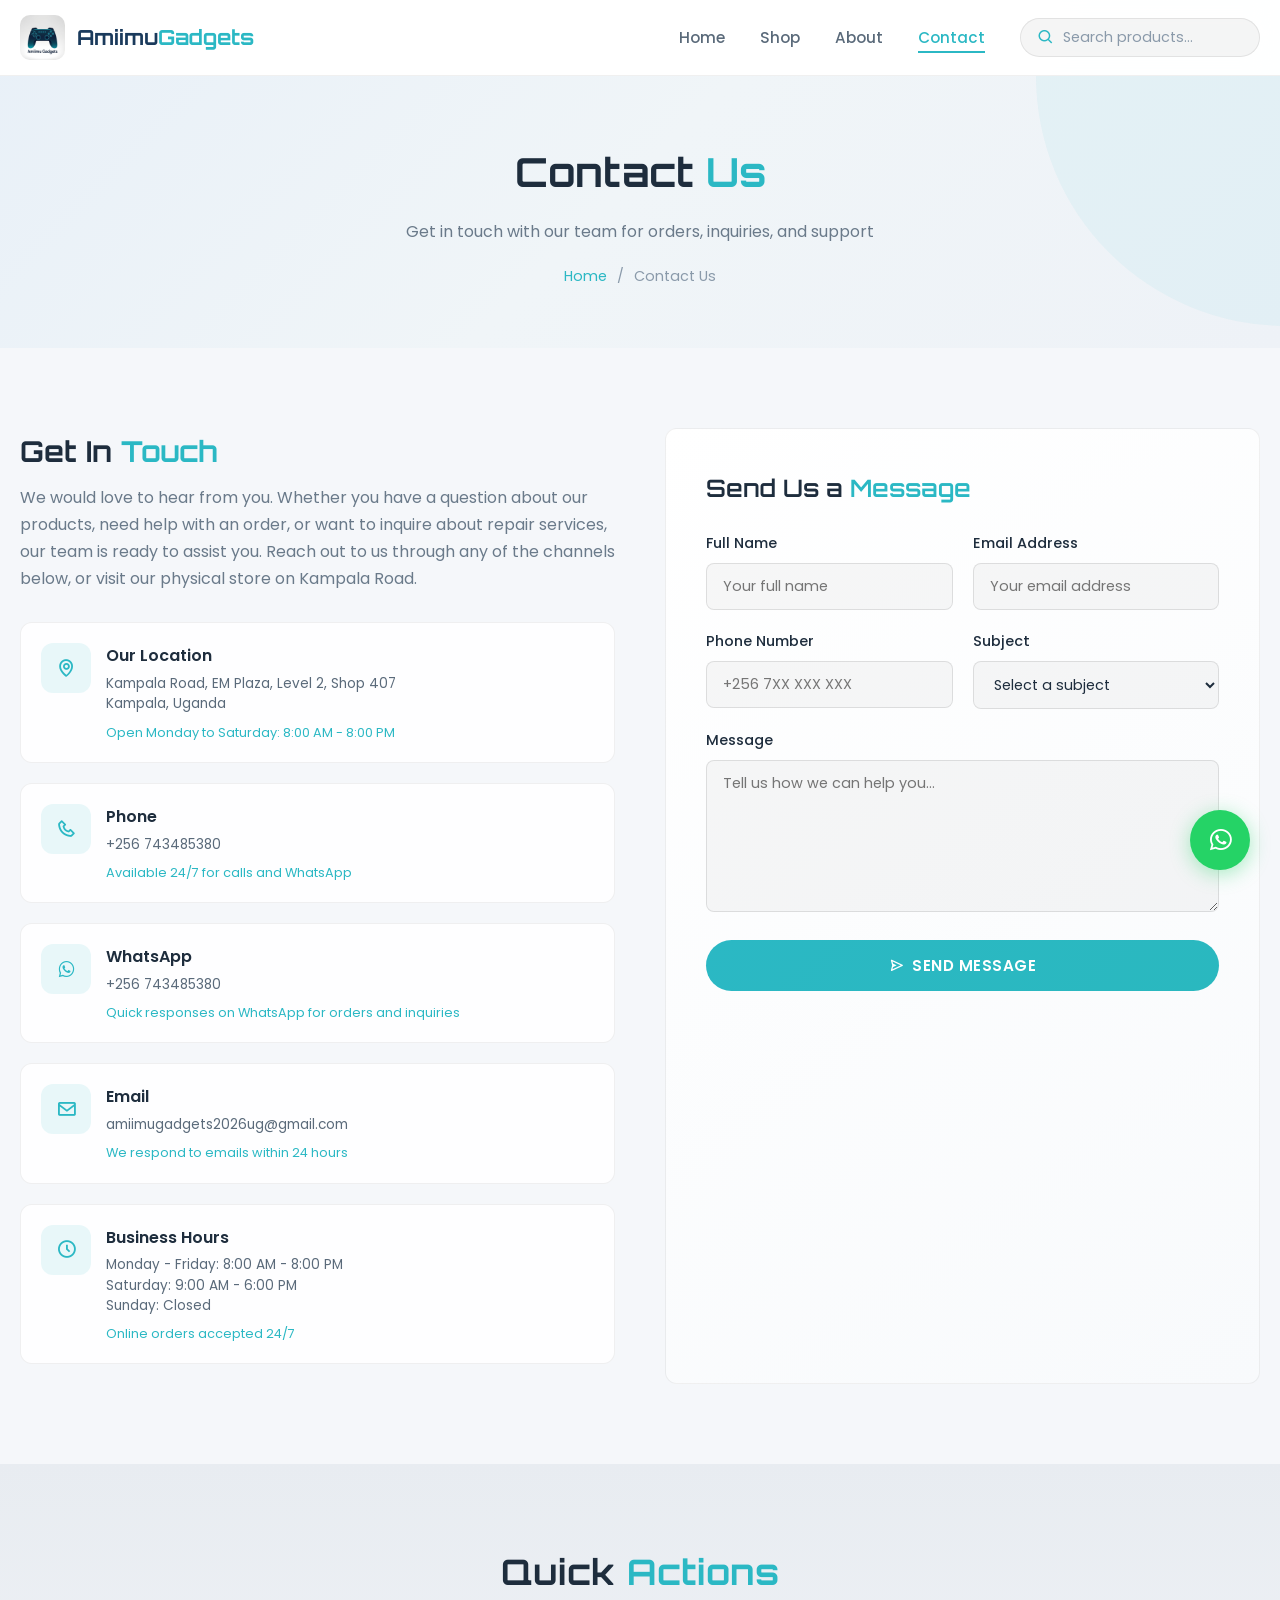
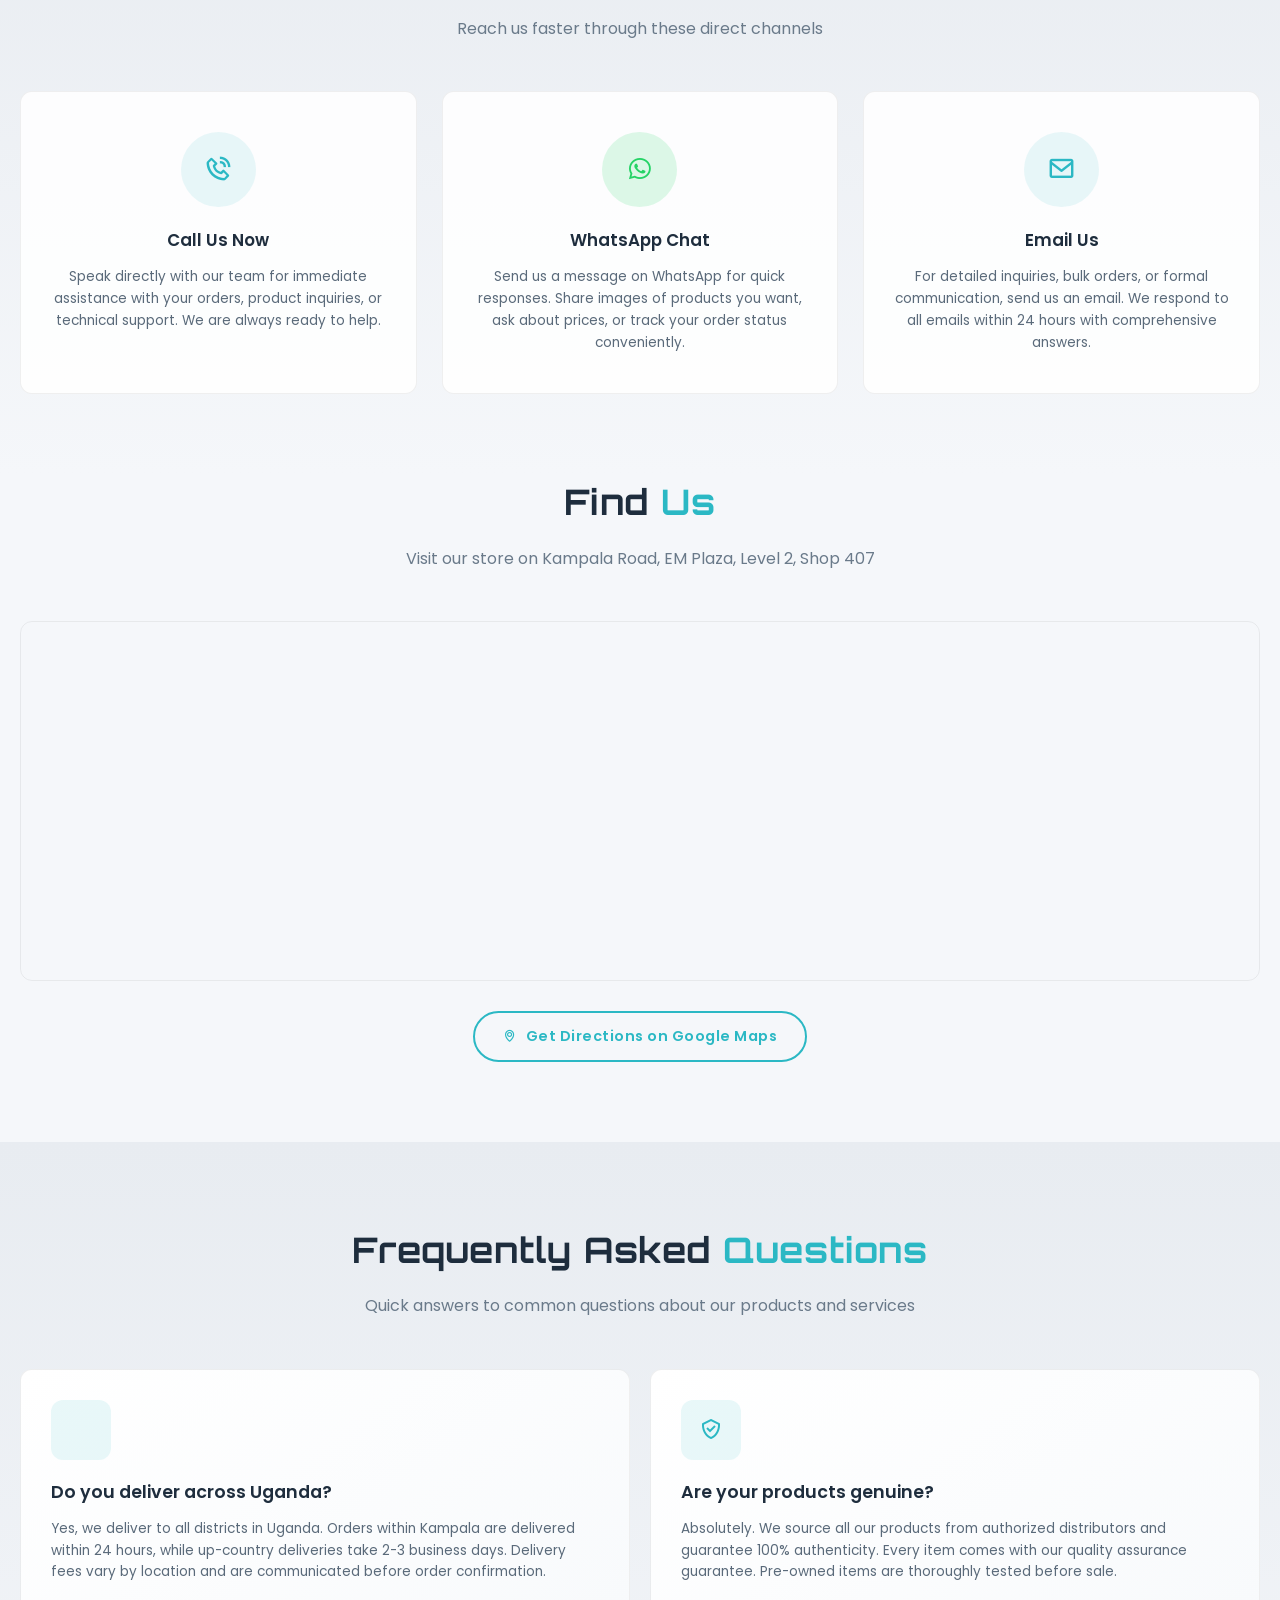
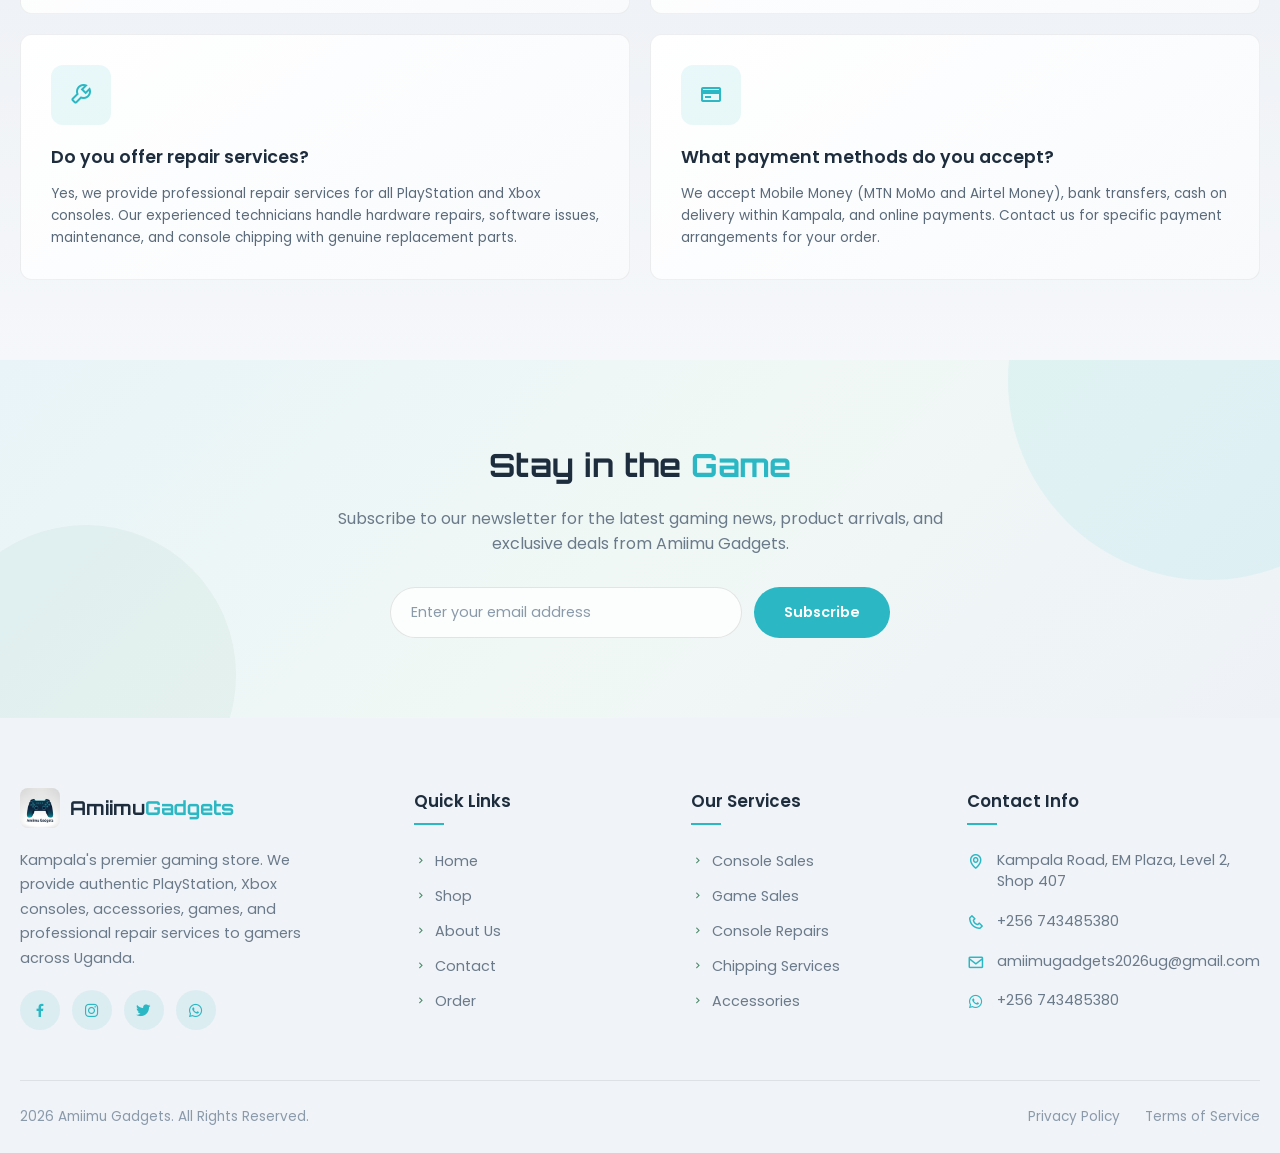
<file: Links/Contact.html>
<!DOCTYPE html>
<html lang="en">
<head>
    <meta charset="UTF-8">
    <meta name="viewport" content="width=device-width, initial-scale=1.0">
    <title>Contact Us - Amiimu Gadgets</title>
    <meta name="description" content="Contact Amiimu Gadgets - Kampala Road, EM Plaza, Level 2, Shop 407. Call +256 743485380 or visit us today.">
    <link rel="icon" type="image/png" href="../Logo/logo.png">
    <link rel="preconnect" href="https://fonts.googleapis.com">
    <link rel="preconnect" href="https://fonts.gstatic.com" crossorigin>
    <link href="https://fonts.googleapis.com/css2?family=Orbitron:wght@400;500;600;700;800;900&family=Poppins:wght@300;400;500;600;700;800&display=swap" rel="stylesheet">
    <link href="https://unpkg.com/boxicons@2.1.4/css/boxicons.min.css" rel="stylesheet">
    <link rel="stylesheet" href="../style.css">
</head>
<body>

    <!-- Page Loader -->
    <div class="page-loader" id="pageLoader">
        <div class="loader-spinner"></div>
    </div>

    <!-- Navigation -->
    <nav class="navbar" id="navbar">
        <div class="nav-container">
            <a href="../index.html" class="nav-logo">
                <img src="../Logo/logo.png" alt="Amiimu Gadgets Logo">
                <span class="nav-logo-text">Amiimu<span>Gadgets</span></span>
            </a>
            <ul class="nav-menu" id="navMenu">
                <li><a href="../index.html" class="nav-link">Home</a></li>
                <li><a href="Shop.html" class="nav-link">Shop</a></li>
                <li><a href="About.html" class="nav-link">About</a></li>
                <li><a href="Contact.html" class="nav-link active">Contact</a></li>
                <li>
                    <div class="nav-search">
                        <i class='bx bx-search'></i>
                        <input type="text" placeholder="Search products..." id="searchInput" autocomplete="off">
                    </div>
                </li>
            </ul>
            <button class="nav-toggle" id="navToggle" aria-label="Toggle menu">
                <span></span>
                <span></span>
                <span></span>
            </button>
        </div>
    </nav>

    <!-- Page Header -->
    <section class="page-header">
        <div class="container">
            <h1>Contact <span class="highlight-text">Us</span></h1>
            <p>Get in touch with our team for orders, inquiries, and support</p>
            <div class="breadcrumb">
                <a href="../index.html">Home</a>
                <span>/</span>
                <span>Contact Us</span>
            </div>
        </div>
    </section>

    <!-- Contact Info Section -->
    <section class="section-padding" style="background: var(--dark);">
        <div class="container">
            <div class="contact-grid">
                <!-- Left: Contact Info Cards -->
                <div>
                    <h2 style="font-family: 'Orbitron', sans-serif; font-size: 1.8rem; font-weight: 700; margin-bottom: 10px;">Get In <span class="highlight-text">Touch</span></h2>
                    <p style="color: var(--text-light); margin-bottom: 30px; line-height: 1.7;">We would love to hear from you. Whether you have a question about our products, need help with an order, or want to inquire about repair services, our team is ready to assist you. Reach out to us through any of the channels below, or visit our physical store on Kampala Road.</p>

                    <!-- Location -->
                    <div class="contact-info-card fade-in">
                        <div class="icon">
                            <i class='bx bx-map'></i>
                        </div>
                        <div>
                            <h3>Our Location</h3>
                            <p>Kampala Road, EM Plaza, Level 2, Shop 407<br>Kampala, Uganda</p>
                            <p style="margin-top: 8px; color: var(--highlight); font-size: 0.8rem;">Open Monday to Saturday: 8:00 AM - 8:00 PM</p>
                        </div>
                    </div>

                    <!-- Phone -->
                    <div class="contact-info-card fade-in">
                        <div class="icon">
                            <i class='bx bx-phone'></i>
                        </div>
                        <div>
                            <h3>Phone</h3>
                            <p>+256 743485380</p>
                            <p style="margin-top: 8px; color: var(--highlight); font-size: 0.8rem;">Available 24/7 for calls and WhatsApp</p>
                        </div>
                    </div>

                    <!-- WhatsApp -->
                    <div class="contact-info-card fade-in">
                        <div class="icon">
                            <i class='bx bxl-whatsapp'></i>
                        </div>
                        <div>
                            <h3>WhatsApp</h3>
                            <p>+256 743485380</p>
                            <p style="margin-top: 8px; color: var(--highlight); font-size: 0.8rem;">Quick responses on WhatsApp for orders and inquiries</p>
                        </div>
                    </div>

                    <!-- Email -->
                    <div class="contact-info-card fade-in">
                        <div class="icon">
                            <i class='bx bx-envelope'></i>
                        </div>
                        <div>
                            <h3>Email</h3>
                            <p>amiimugadgets2026ug@gmail.com</p>
                            <p style="margin-top: 8px; color: var(--highlight); font-size: 0.8rem;">We respond to emails within 24 hours</p>
                        </div>
                    </div>

                    <!-- Business Hours -->
                    <div class="contact-info-card fade-in">
                        <div class="icon">
                            <i class='bx bx-time-five'></i>
                        </div>
                        <div>
                            <h3>Business Hours</h3>
                            <p>Monday - Friday: 8:00 AM - 8:00 PM<br>Saturday: 9:00 AM - 6:00 PM<br>Sunday: Closed</p>
                            <p style="margin-top: 8px; color: var(--highlight); font-size: 0.8rem;">Online orders accepted 24/7</p>
                        </div>
                    </div>
                </div>

                <!-- Right: Contact Form -->
                <div class="contact-form fade-in">
                    <h2>Send Us a <span class="highlight-text">Message</span></h2>
                    <form id="contactForm">
                        <div class="form-row">
                            <div class="form-group">
                                <label>Full Name</label>
                                <input type="text" placeholder="Your full name" required>
                            </div>
                            <div class="form-group">
                                <label>Email Address</label>
                                <input type="email" placeholder="Your email address" required>
                            </div>
                        </div>
                        <div class="form-row">
                            <div class="form-group">
                                <label>Phone Number</label>
                                <input type="tel" placeholder="+256 7XX XXX XXX">
                            </div>
                            <div class="form-group">
                                <label>Subject</label>
                                <select required>
                                    <option value="">Select a subject</option>
                                    <option value="order">Order Inquiry</option>
                                    <option value="product">Product Question</option>
                                    <option value="repair">Repair Service</option>
                                    <option value="chipping">Console Chipping</option>
                                    <option value="delivery">Delivery Information</option>
                                    <option value="other">Other</option>
                                </select>
                            </div>
                        </div>
                        <div class="form-group">
                            <label>Message</label>
                            <textarea placeholder="Tell us how we can help you..." rows="6" required></textarea>
                        </div>
                        <button type="submit" class="btn-primary" style="width: 100%; justify-content: center;">
                            <i class='bx bx-send'></i> Send Message
                        </button>
                    </form>
                    <p id="contactFormMsg" style="margin-top: 15px; display: none; color: var(--highlight); text-align: center;"></p>
                </div>
            </div>
        </div>
    </section>

    <!-- Quick Actions Section -->
    <section class="section-padding" style="background: linear-gradient(180deg, #e8ecf1, var(--dark));">
        <div class="container">
            <h2 class="section-title fade-in">Quick <span class="highlight-text">Actions</span></h2>
            <p class="section-subtitle fade-in">Reach us faster through these direct channels</p>
            <div class="why-grid" style="grid-template-columns: repeat(3, 1fr);">
                <a href="tel:+256743485380" class="why-card fade-in" style="text-decoration: none; cursor: pointer;">
                    <div class="why-icon">
                        <i class='bx bx-phone-call'></i>
                    </div>
                    <h3>Call Us Now</h3>
                    <p>Speak directly with our team for immediate assistance with your orders, product inquiries, or technical support. We are always ready to help.</p>
                </a>
                <a href="https://wa.me/256743485380" target="_blank" class="why-card fade-in" style="text-decoration: none; cursor: pointer;">
                    <div class="why-icon" style="background: rgba(37, 211, 102, 0.15);">
                        <i class='bx bxl-whatsapp' style="color: #25d366;"></i>
                    </div>
                    <h3>WhatsApp Chat</h3>
                    <p>Send us a message on WhatsApp for quick responses. Share images of products you want, ask about prices, or track your order status conveniently.</p>
                </a>
                <a href="mailto:amiimugadgets2026ug@gmail.com" class="why-card fade-in" style="text-decoration: none; cursor: pointer;">
                    <div class="why-icon">
                        <i class='bx bx-envelope'></i>
                    </div>
                    <h3>Email Us</h3>
                    <p>For detailed inquiries, bulk orders, or formal communication, send us an email. We respond to all emails within 24 hours with comprehensive answers.</p>
                </a>
            </div>
        </div>
    </section>

    <!-- Map Section -->
    <section class="section-padding" style="background: var(--dark); padding-top: 0;">
        <div class="container">
            <h2 class="section-title fade-in">Find <span class="highlight-text">Us</span></h2>
            <p class="section-subtitle fade-in">Visit our store on Kampala Road, EM Plaza, Level 2, Shop 407</p>
            <div class="map-container fade-in">
                <iframe
                    src="https://www.google.com/maps/embed?pb=!1m18!1m12!1m3!1d3989.7573456781234!2d32.5783!3d0.3125!2m3!1f0!2f0!3f0!3m2!1i1024!2i768!4f13.1!3m3!1m2!1s0x177dbc0f9e7733d1%3A0x2e6f8e3e5a6b4c8d!2sKampala+Road!5e0!3m2!1sen!2sug!4v1700000000000!5m2!1sen!2sug"
                    width="100%"
                    height="450"
                    style="border:0;"
                    allowfullscreen=""
                    loading="lazy"
                    referrerpolicy="no-referrer-when-downgrade"
                    title="Amiimu Gadgets Location - Kampala Road">
                </iframe>
            </div>
            <div style="text-align: center; margin-top: 30px;">
                <a href="https://maps.google.com/?q=Kampala+Road+EM+Plaza+Uganda" target="_blank" class="btn-secondary">
                    <i class='bx bx-map'></i> Get Directions on Google Maps
                </a>
            </div>
        </div>
    </section>

    <!-- FAQ Section -->
    <section class="section-padding" style="background: linear-gradient(180deg, #e8ecf1, var(--dark));">
        <div class="container">
            <h2 class="section-title fade-in">Frequently Asked <span class="highlight-text">Questions</span></h2>
            <p class="section-subtitle fade-in">Quick answers to common questions about our products and services</p>
            <div class="services-grid" style="grid-template-columns: repeat(2, 1fr); gap: 20px;">
                <div class="service-card fade-in">
                    <div class="service-icon">
                        <i class='bx bx-truck'></i>
                    </div>
                    <h3>Do you deliver across Uganda?</h3>
                    <p>Yes, we deliver to all districts in Uganda. Orders within Kampala are delivered within 24 hours, while up-country deliveries take 2-3 business days. Delivery fees vary by location and are communicated before order confirmation.</p>
                </div>
                <div class="service-card fade-in">
                    <div class="service-icon">
                        <i class='bx bx-check-shield'></i>
                    </div>
                    <h3>Are your products genuine?</h3>
                    <p>Absolutely. We source all our products from authorized distributors and guarantee 100% authenticity. Every item comes with our quality assurance guarantee. Pre-owned items are thoroughly tested before sale.</p>
                </div>
                <div class="service-card fade-in">
                    <div class="service-icon">
                        <i class='bx bx-wrench'></i>
                    </div>
                    <h3>Do you offer repair services?</h3>
                    <p>Yes, we provide professional repair services for all PlayStation and Xbox consoles. Our experienced technicians handle hardware repairs, software issues, maintenance, and console chipping with genuine replacement parts.</p>
                </div>
                <div class="service-card fade-in">
                    <div class="service-icon">
                        <i class='bx bx-credit-card'></i>
                    </div>
                    <h3>What payment methods do you accept?</h3>
                    <p>We accept Mobile Money (MTN MoMo and Airtel Money), bank transfers, cash on delivery within Kampala, and online payments. Contact us for specific payment arrangements for your order.</p>
                </div>
            </div>
        </div>
    </section>

    <!-- Newsletter -->
    <section class="newsletter section-padding">
        <div class="container">
            <div class="newsletter-content fade-in">
                <h2>Stay in the <span class="highlight-text">Game</span></h2>
                <p>Subscribe to our newsletter for the latest gaming news, product arrivals, and exclusive deals from Amiimu Gadgets.</p>
                <form class="newsletter-form" id="newsletterForm">
                    <input type="email" placeholder="Enter your email address" required id="newsletterEmail">
                    <button type="submit">Subscribe</button>
                </form>
                <p id="newsletterMsg" style="margin-top: 15px; display: none; color: var(--highlight);"></p>
            </div>
        </div>
    </section>

    <!-- Footer -->
    <footer class="footer">
        <div class="container">
            <div class="footer-grid">
                <div class="footer-brand">
                    <div class="footer-logo">
                        <img src="../Logo/logo.png" alt="Amiimu Gadgets">
                        <span class="footer-logo-text">Amiimu<span>Gadgets</span></span>
                    </div>
                    <p>Kampala's premier gaming store. We provide authentic PlayStation, Xbox consoles, accessories, games, and professional repair services to gamers across Uganda.</p>
                    <div class="footer-social">
                        <a href="#" aria-label="Facebook"><i class='bx bxl-facebook'></i></a>
                        <a href="#" aria-label="Instagram"><i class='bx bxl-instagram'></i></a>
                        <a href="#" aria-label="Twitter"><i class='bx bxl-twitter'></i></a>
                        <a href="#" aria-label="WhatsApp"><i class='bx bxl-whatsapp'></i></a>
                    </div>
                </div>
                <div class="footer-col">
                    <h3>Quick Links</h3>
                    <ul>
                        <li><a href="../index.html"><i class='bx bx-chevron-right'></i> Home</a></li>
                        <li><a href="Shop.html"><i class='bx bx-chevron-right'></i> Shop</a></li>
                        <li><a href="About.html"><i class='bx bx-chevron-right'></i> About Us</a></li>
                        <li><a href="Contact.html"><i class='bx bx-chevron-right'></i> Contact</a></li>
                        <li><a href="Cart/cart.html"><i class='bx bx-chevron-right'></i> Order</a></li>
                    </ul>
                </div>
                <div class="footer-col">
                    <h3>Our Services</h3>
                    <ul>
                        <li><a href="About.html"><i class='bx bx-chevron-right'></i> Console Sales</a></li>
                        <li><a href="About.html"><i class='bx bx-chevron-right'></i> Game Sales</a></li>
                        <li><a href="About.html"><i class='bx bx-chevron-right'></i> Console Repairs</a></li>
                        <li><a href="About.html"><i class='bx bx-chevron-right'></i> Chipping Services</a></li>
                        <li><a href="About.html"><i class='bx bx-chevron-right'></i> Accessories</a></li>
                    </ul>
                </div>
                <div class="footer-col">
                    <h3>Contact Info</h3>
                    <div class="footer-contact-item">
                        <i class='bx bx-map'></i>
                        <p>Kampala Road, EM Plaza, Level 2, Shop 407</p>
                    </div>
                    <div class="footer-contact-item">
                        <i class='bx bx-phone'></i>
                        <p>+256 743485380</p>
                    </div>
                    <div class="footer-contact-item">
                        <i class='bx bx-envelope'></i>
                        <p>amiimugadgets2026ug@gmail.com</p>
                    </div>
                    <div class="footer-contact-item">
                        <i class='bx bxl-whatsapp'></i>
                        <p>+256 743485380</p>
                    </div>
                </div>
            </div>
            <div class="footer-bottom">
                <p>2026 Amiimu Gadgets. All Rights Reserved.</p>
                <div class="footer-bottom-links">
                    <a href="#">Privacy Policy</a>
                    <a href="#">Terms of Service</a>
                </div>
            </div>
        </div>
    </footer>

    <!-- WhatsApp Floating Button -->
    <a href="https://wa.me/256743485380" target="_blank" class="whatsapp-float" aria-label="Chat on WhatsApp">
        <i class='bx bxl-whatsapp'></i>
    </a>

    <!-- Scroll to Top -->
    <button class="scroll-top" id="scrollTop" aria-label="Scroll to top">
        <i class='bx bx-up-arrow-alt'></i>
    </button>

    <script src="../script.js"></script>
    <script>
        // Contact form handling
        document.getElementById('contactForm').addEventListener('submit', function(e) {
            e.preventDefault();
            const form = this;
            const formData = new FormData(form);
            const name = form.querySelector('input[type="text"]').value;
            const email = form.querySelector('input[type="email"]').value;
            const subject = form.querySelector('select').value;
            const message = form.querySelector('textarea').value;

            const emailSubject = encodeURIComponent('Contact Form: ' + subject);
            const emailBody = encodeURIComponent(
                'Contact Form Submission\n\n' +
                'Name: ' + name + '\n' +
                'Email: ' + email + '\n' +
                'Subject: ' + subject + '\n\n' +
                'Message:\n' + message + '\n\n' +
                '---\nAmiimu Gadgets Website Contact Form'
            );
            window.location.href = 'mailto:amiimugadgets2026ug@gmail.com?subject=' + emailSubject + '&body=' + emailBody;

            const msg = document.getElementById('contactFormMsg');
            msg.textContent = 'Thank you for your message! We will get back to you soon.';
            msg.style.display = 'block';
            form.reset();
        });
    </script>
</body>
</html>
</file>
<file: style.css>
/* ============================================
   Amiimu Gadgets - Main Stylesheet
   Color Palette (Light/White Theme):
     Primary: #1a3a5c (deep blue accent for buttons)
     Secondary: #2d5a7b (medium blue for gradients)
     Light BG: #f5f7fa (soft gray body)
     Accent: #4a8a6a (muted green)
     Highlight: #2bb8c4 (cyan accent)
     Surface: #ffffff (white cards)
     Footer BG: #f0f3f7 (light gray-blue)
   ============================================ */

/* ---------- CSS Reset & Base ---------- */
*, *::before, *::after {
    margin: 0;
    padding: 0;
    box-sizing: border-box;
}

:root {
    --primary: #1a3a5c;
    --secondary: #2d5a7b;
    --light-bg: #f0f2f5;
    --accent: #4a8a6a;
    --highlight: #2bb8c4;
    --gold: #b8860b;
    --white: #ffffff;
    --dark: #f5f7fa;
    --text-light: #6a7a8a;
    --text-dark: #1e2d3d;
    --card-bg: #ffffff;
    --card-bg-alt: #eef2f7;
    --footer-bg: #f0f3f7;
    --shadow: 0 4px 20px rgba(0, 0, 0, 0.08);
    --shadow-light: 0 2px 10px rgba(0, 0, 0, 0.05);
    --transition: all 0.3s ease;
    --border-radius: 12px;
}

html {
    scroll-behavior: smooth;
    font-size: 16px;
}

body {
    font-family: 'Poppins', sans-serif;
    background-color: var(--dark);
    color: var(--text-dark);
    line-height: 1.6;
    overflow-x: hidden;
}

a {
    text-decoration: none;
    color: inherit;
    transition: var(--transition);
}

ul {
    list-style: none;
}

img {
    max-width: 100%;
    height: auto;
    display: block;
}

button {
    cursor: pointer;
    border: none;
    outline: none;
    font-family: 'Poppins', sans-serif;
    transition: var(--transition);
}

input, textarea, select {
    font-family: 'Poppins', sans-serif;
    outline: none;
}

/* ---------- Utility Classes ---------- */
.container {
    max-width: 1320px;
    margin: 0 auto;
    padding: 0 20px;
}

.section-padding {
    padding: 80px 0;
}

.section-title {
    font-family: 'Orbitron', sans-serif;
    font-size: 2.2rem;
    font-weight: 700;
    text-align: center;
    margin-bottom: 15px;
    color: var(--text-dark);
    letter-spacing: 1px;
}

.section-subtitle {
    text-align: center;
    color: var(--text-light);
    font-size: 1rem;
    margin-bottom: 50px;
    max-width: 600px;
    margin-left: auto;
    margin-right: auto;
}

.highlight-text {
    color: var(--highlight);
}

.accent-text {
    color: var(--accent);
}

.gold-text {
    color: var(--gold);
}

/* ---------- Buttons ---------- */
.btn-primary {
    display: inline-flex;
    align-items: center;
    gap: 8px;
    padding: 14px 32px;
    background: linear-gradient(135deg, var(--highlight), #2ab8bf);
    color: #ffffff;
    font-weight: 600;
    font-size: 0.95rem;
    border-radius: 50px;
    letter-spacing: 0.5px;
    text-transform: uppercase;
    position: relative;
    overflow: hidden;
    z-index: 1;
}

.btn-primary::before {
    content: '';
    position: absolute;
    top: 0;
    left: -100%;
    width: 100%;
    height: 100%;
    background: linear-gradient(135deg, var(--accent), #7a8e76);
    transition: left 0.4s ease;
    z-index: -1;
}

.btn-primary:hover::before {
    left: 0;
}

.btn-primary:hover {
    color: #ffffff;
    transform: translateY(-2px);
    box-shadow: 0 6px 25px rgba(43, 184, 196, 0.4);
}

.btn-secondary {
    display: inline-flex;
    align-items: center;
    gap: 8px;
    padding: 12px 28px;
    background: transparent;
    color: var(--highlight);
    font-weight: 600;
    font-size: 0.9rem;
    border: 2px solid var(--highlight);
    border-radius: 50px;
    letter-spacing: 0.5px;
}

.btn-secondary:hover {
    background: var(--highlight);
    color: #ffffff;
    transform: translateY(-2px);
}

.btn-order {
    display: inline-flex;
    align-items: center;
    justify-content: center;
    gap: 6px;
    width: 100%;
    padding: 12px 20px;
    background: linear-gradient(135deg, var(--primary), var(--secondary));
    color: #ffffff;
    font-weight: 600;
    font-size: 0.9rem;
    border-radius: 8px;
    letter-spacing: 0.3px;
}

.btn-order:hover {
    background: linear-gradient(135deg, var(--highlight), #2ab8bf);
    color: #ffffff;
    transform: translateY(-2px);
    box-shadow: 0 4px 15px rgba(43, 184, 196, 0.3);
}

/* ---------- Navigation ---------- */
.navbar {
    position: fixed;
    top: 0;
    left: 0;
    width: 100%;
    z-index: 1000;
    background: rgba(255, 255, 255, 0.97);
    backdrop-filter: blur(15px);
    -webkit-backdrop-filter: blur(15px);
    border-bottom: 1px solid rgba(0, 0, 0, 0.06);
    transition: var(--transition);
}

.navbar.scrolled {
    background: rgba(255, 255, 255, 0.99);
    box-shadow: 0 2px 20px rgba(0, 0, 0, 0.08);
}

.nav-container {
    max-width: 1320px;
    margin: 0 auto;
    padding: 0 20px;
    display: flex;
    align-items: center;
    justify-content: space-between;
    height: 75px;
}

.nav-logo {
    display: flex;
    align-items: center;
    gap: 12px;
}

.nav-logo img {
    width: 45px;
    height: 45px;
    border-radius: 10px;
}

.nav-logo-text {
    font-family: 'Orbitron', sans-serif;
    font-size: 1.3rem;
    font-weight: 700;
    color: var(--primary);
}

.nav-logo-text span {
    color: var(--highlight);
}

.nav-menu {
    display: flex;
    align-items: center;
    gap: 35px;
}

.nav-link {
    font-size: 0.95rem;
    font-weight: 500;
    color: #5a6a7a;
    position: relative;
    padding: 5px 0;
}

.nav-link::after {
    content: '';
    position: absolute;
    bottom: 0;
    left: 0;
    width: 0;
    height: 2px;
    background: var(--highlight);
    transition: width 0.3s ease;
}

.nav-link:hover,
.nav-link.active {
    color: var(--highlight);
}

.nav-link:hover::after,
.nav-link.active::after {
    width: 100%;
}

.nav-search {
    display: flex;
    align-items: center;
    gap: 8px;
    background: rgba(0, 0, 0, 0.04);
    border: 1px solid rgba(0, 0, 0, 0.08);
    border-radius: 50px;
    padding: 8px 16px;
    transition: var(--transition);
}

.nav-search:focus-within {
    border-color: var(--highlight);
    background: rgba(0, 0, 0, 0.06);
}

.nav-search input {
    background: none;
    border: none;
    color: var(--text-dark);
    font-size: 0.9rem;
    width: 180px;
}

.nav-search input::placeholder {
    color: #8a9aaa;
}

.nav-search i {
    color: var(--highlight);
    font-size: 1.1rem;
}

.nav-toggle {
    display: none;
    flex-direction: column;
    gap: 5px;
    cursor: pointer;
    background: none;
    padding: 5px;
}

.nav-toggle span {
    display: block;
    width: 25px;
    height: 2px;
    background: var(--primary);
    transition: var(--transition);
    border-radius: 2px;
}

.nav-toggle.active span:nth-child(1) {
    transform: rotate(45deg) translate(5px, 5px);
}

.nav-toggle.active span:nth-child(2) {
    opacity: 0;
}

.nav-toggle.active span:nth-child(3) {
    transform: rotate(-45deg) translate(5px, -5px);
}

/* ---------- Hero Section ---------- */
.hero {
    position: relative;
    min-height: 100vh;
    display: flex;
    align-items: center;
    justify-content: center;
    overflow: hidden;
    padding-top: 75px;
}

.hero-bg {
    position: absolute;
    top: 0;
    left: 0;
    width: 100%;
    height: 100%;
    z-index: 0;
}

.hero-bg img {
    width: 100%;
    height: 100%;
    object-fit: cover;
    filter: brightness(0.4);
}

.hero-overlay {
    position: absolute;
    top: 0;
    left: 0;
    width: 100%;
    height: 100%;
    background: linear-gradient(
        135deg,
        rgba(26, 58, 92, 0.7) 0%,
        rgba(45, 90, 123, 0.6) 50%,
        rgba(26, 58, 92, 0.65) 100%
    );
    z-index: 1;
}

.hero-content {
    position: relative;
    z-index: 2;
    text-align: center;
    max-width: 850px;
    padding: 40px 20px;
}

.hero-badge {
    display: inline-flex;
    align-items: center;
    gap: 8px;
    background: rgba(43, 184, 196, 0.2);
    border: 1px solid rgba(43, 184, 196, 0.4);
    padding: 8px 20px;
    border-radius: 50px;
    font-size: 0.85rem;
    color: #7eeaf2;
    margin-bottom: 25px;
    font-weight: 500;
    letter-spacing: 1px;
    text-transform: uppercase;
}

.hero-title {
    font-family: 'Orbitron', sans-serif;
    font-size: 3.5rem;
    font-weight: 800;
    line-height: 1.15;
    margin-bottom: 20px;
    color: #ffffff;
}

.hero-title .highlight-text {
    position: relative;
    display: inline-block;
}

.hero-title .highlight-text::after {
    content: '';
    position: absolute;
    bottom: 5px;
    left: 0;
    width: 100%;
    height: 8px;
    background: rgba(43, 184, 196, 0.3);
    z-index: -1;
}

.hero-subtitle {
    font-size: 1.2rem;
    color: rgba(255, 255, 255, 0.85);
    margin-bottom: 40px;
    font-weight: 400;
    line-height: 1.7;
}

.hero-buttons {
    display: flex;
    align-items: center;
    justify-content: center;
    gap: 20px;
    flex-wrap: wrap;
}

.hero-stats {
    display: flex;
    align-items: center;
    justify-content: center;
    gap: 50px;
    margin-top: 60px;
    padding-top: 40px;
    border-top: 1px solid rgba(255, 255, 255, 0.15);
}

.hero-stat {
    text-align: center;
}

.hero-stat-number {
    font-family: 'Orbitron', sans-serif;
    font-size: 2rem;
    font-weight: 700;
    color: #7eeaf2;
}

.hero-stat-label {
    font-size: 0.85rem;
    color: rgba(255, 255, 255, 0.7);
    margin-top: 5px;
}

/* ---------- Categories Section ---------- */
.categories {
    background: var(--dark);
}

.categories-grid {
    display: grid;
    grid-template-columns: repeat(5, 1fr);
    gap: 20px;
}

.category-card {
    background: linear-gradient(145deg, var(--card-bg), #f8fafc);
    border: 1px solid rgba(0, 0, 0, 0.06);
    border-radius: var(--border-radius);
    padding: 35px 20px;
    text-align: center;
    transition: var(--transition);
    position: relative;
    overflow: hidden;
}

.category-card::before {
    content: '';
    position: absolute;
    top: 0;
    left: 0;
    width: 100%;
    height: 3px;
    background: linear-gradient(90deg, var(--highlight), var(--accent));
    transform: scaleX(0);
    transition: transform 0.4s ease;
}

.category-card:hover::before {
    transform: scaleX(1);
}

.category-card:hover {
    transform: translateY(-8px);
    box-shadow: 0 10px 30px rgba(43, 184, 196, 0.15);
    border-color: rgba(43, 184, 196, 0.25);
}

.category-icon {
    width: 70px;
    height: 70px;
    border-radius: 16px;
    background: rgba(43, 184, 196, 0.1);
    display: flex;
    align-items: center;
    justify-content: center;
    margin: 0 auto 18px;
}

.category-icon i {
    font-size: 2rem;
    color: var(--highlight);
}

.category-card h3 {
    font-size: 1rem;
    font-weight: 600;
    color: var(--text-dark);
    margin-bottom: 8px;
}

.category-card p {
    font-size: 0.8rem;
    color: var(--text-light);
    line-height: 1.5;
}

/* ---------- Featured Products ---------- */
.featured {
    background: linear-gradient(180deg, #f0f2f5 0%, #e8ecf1 100%);
}

.featured-grid {
    display: grid;
    grid-template-columns: repeat(4, 1fr);
    gap: 25px;
}

.product-card {
    background: linear-gradient(145deg, var(--card-bg), #f8fafc);
    border: 1px solid rgba(0, 0, 0, 0.06);
    border-radius: var(--border-radius);
    overflow: hidden;
    transition: var(--transition);
    position: relative;
}

.product-card:hover {
    transform: translateY(-5px);
    box-shadow: 0 10px 30px rgba(0, 0, 0, 0.1);
    border-color: rgba(43, 184, 196, 0.25);
}

.product-badge {
    position: absolute;
    top: 15px;
    left: 15px;
    padding: 5px 12px;
    border-radius: 50px;
    font-size: 0.7rem;
    font-weight: 600;
    text-transform: uppercase;
    letter-spacing: 0.5px;
    z-index: 2;
}

.product-badge.new {
    background: var(--highlight);
    color: #ffffff;
}

.product-badge.hot {
    background: #e74c3c;
    color: #ffffff;
}

.product-badge.top {
    background: var(--gold);
    color: #ffffff;
}

.product-image {
    width: 100%;
    height: 220px;
    overflow: hidden;
    position: relative;
    background: #e8ecf1;
}

.product-image img {
    width: 100%;
    height: 100%;
    object-fit: cover;
    transition: transform 0.5s ease;
}

.product-card:hover .product-image img {
    transform: scale(1.08);
}

.product-info {
    padding: 20px;
}

.product-category {
    font-size: 0.75rem;
    color: var(--accent);
    text-transform: uppercase;
    letter-spacing: 1px;
    margin-bottom: 8px;
    font-weight: 500;
}

.product-name {
    font-size: 1rem;
    font-weight: 600;
    color: var(--text-dark);
    margin-bottom: 10px;
    line-height: 1.4;
}

.product-desc {
    font-size: 0.8rem;
    color: #6a7a8a;
    margin-bottom: 15px;
    line-height: 1.5;
}

.product-price-row {
    display: flex;
    align-items: center;
    justify-content: space-between;
    margin-bottom: 15px;
}

.product-price {
    font-family: 'Orbitron', sans-serif;
    font-size: 1.15rem;
    font-weight: 700;
    color: var(--gold);
}

.product-price .currency {
    font-size: 0.75rem;
    color: #6a7a8a;
    font-weight: 400;
}

.product-rating {
    display: flex;
    align-items: center;
    gap: 3px;
}

.product-rating i {
    font-size: 0.85rem;
    color: var(--gold);
}

.product-rating span {
    font-size: 0.75rem;
    color: #6a7a8a;
    margin-left: 5px;
}

/* ---------- Top Deals Section ---------- */
.top-deals {
    background: var(--dark);
    position: relative;
}

.deals-grid {
    display: grid;
    grid-template-columns: repeat(3, 1fr);
    gap: 25px;
}

.deal-card {
    background: linear-gradient(145deg, var(--card-bg), #f8fafc);
    border: 1px solid rgba(43, 184, 196, 0.15);
    border-radius: var(--border-radius);
    overflow: hidden;
    transition: var(--transition);
    position: relative;
}

.deal-card:hover {
    transform: translateY(-5px);
    box-shadow: 0 10px 35px rgba(43, 184, 196, 0.15);
}

.deal-ribbon {
    position: absolute;
    top: 15px;
    right: -35px;
    background: #e74c3c;
    color: #ffffff;
    padding: 5px 40px;
    font-size: 0.7rem;
    font-weight: 600;
    text-transform: uppercase;
    transform: rotate(45deg);
    z-index: 3;
    letter-spacing: 0.5px;
}

.deal-image {
    width: 100%;
    height: 250px;
    overflow: hidden;
    background: #e8ecf1;
}

.deal-image img {
    width: 100%;
    height: 100%;
    object-fit: cover;
    transition: transform 0.5s ease;
}

.deal-card:hover .deal-image img {
    transform: scale(1.05);
}

.deal-info {
    padding: 22px;
}

.deal-info h3 {
    font-size: 1.1rem;
    font-weight: 600;
    color: var(--text-dark);
    margin-bottom: 10px;
}

.deal-info p {
    font-size: 0.85rem;
    color: #6a7a8a;
    margin-bottom: 15px;
    line-height: 1.5;
}

.deal-prices {
    display: flex;
    align-items: center;
    gap: 12px;
    margin-bottom: 18px;
}

.deal-current {
    font-family: 'Orbitron', sans-serif;
    font-size: 1.3rem;
    font-weight: 700;
    color: var(--gold);
}

.deal-original {
    font-size: 0.9rem;
    color: #8a9aaa;
    text-decoration: line-through;
}

/* ---------- Why Choose Us ---------- */
.why-us {
    background: linear-gradient(180deg, #e8ecf1 0%, var(--dark) 100%);
}

.why-grid {
    display: grid;
    grid-template-columns: repeat(4, 1fr);
    gap: 25px;
}

.why-card {
    text-align: center;
    padding: 40px 25px;
    background: rgba(255, 255, 255, 0.85);
    border: 1px solid rgba(0, 0, 0, 0.06);
    border-radius: var(--border-radius);
    transition: var(--transition);
}

.why-card:hover {
    background: rgba(255, 255, 255, 0.95);
    border-color: rgba(43, 184, 196, 0.25);
    transform: translateY(-5px);
    box-shadow: 0 8px 25px rgba(0, 0, 0, 0.08);
}

.why-icon {
    width: 75px;
    height: 75px;
    border-radius: 50%;
    background: rgba(43, 184, 196, 0.1);
    display: flex;
    align-items: center;
    justify-content: center;
    margin: 0 auto 20px;
}

.why-icon i {
    font-size: 1.8rem;
    color: var(--highlight);
}

.why-card h3 {
    font-size: 1.05rem;
    font-weight: 600;
    color: var(--text-dark);
    margin-bottom: 12px;
}

.why-card p {
    font-size: 0.85rem;
    color: #5a6a7a;
    line-height: 1.6;
}

/* ---------- Newsletter Section ---------- */
.newsletter {
    background: linear-gradient(135deg, #e8f4f8 0%, #f0f8f5 50%, #eef2f7 100%);
    position: relative;
    overflow: hidden;
    color: var(--text-dark);
}

.newsletter::before {
    content: '';
    position: absolute;
    top: -50%;
    right: -10%;
    width: 400px;
    height: 400px;
    border-radius: 50%;
    background: rgba(43, 184, 196, 0.08);
}

.newsletter::after {
    content: '';
    position: absolute;
    bottom: -30%;
    left: -5%;
    width: 300px;
    height: 300px;
    border-radius: 50%;
    background: rgba(74, 138, 106, 0.06);
}

.newsletter-content {
    position: relative;
    z-index: 1;
    text-align: center;
    max-width: 650px;
    margin: 0 auto;
}

.newsletter h2 {
    font-family: 'Orbitron', sans-serif;
    font-size: 2rem;
    font-weight: 700;
    margin-bottom: 15px;
    color: var(--text-dark);
}

.newsletter p {
    color: #6a7a8a;
    margin-bottom: 30px;
    font-size: 1rem;
}

.newsletter-form {
    display: flex;
    gap: 12px;
    max-width: 500px;
    margin: 0 auto;
}

.newsletter-form input {
    flex: 1;
    padding: 14px 20px;
    background: rgba(255, 255, 255, 0.8);
    border: 1px solid rgba(0, 0, 0, 0.1);
    border-radius: 50px;
    color: var(--text-dark);
    font-size: 0.9rem;
}

.newsletter-form input::placeholder {
    color: #8a9aaa;
}

.newsletter-form input:focus {
    border-color: var(--highlight);
    background: #ffffff;
}

.newsletter-form button {
    padding: 14px 30px;
    background: var(--highlight);
    color: #ffffff;
    font-weight: 600;
    font-size: 0.9rem;
    border-radius: 50px;
    white-space: nowrap;
}

.newsletter-form button:hover {
    background: var(--primary);
    color: #ffffff;
    transform: translateY(-2px);
}

/* ---------- Footer ---------- */
.footer {
    background: var(--footer-bg);
    padding-top: 70px;
}

.footer-grid {
    display: grid;
    grid-template-columns: 1.5fr 1fr 1fr 1fr;
    gap: 40px;
    padding-bottom: 50px;
    border-bottom: 1px solid rgba(0, 0, 0, 0.08);
}

.footer-brand {
    max-width: 320px;
}

.footer-logo {
    display: flex;
    align-items: center;
    gap: 10px;
    margin-bottom: 20px;
}

.footer-logo img {
    width: 40px;
    height: 40px;
    border-radius: 8px;
}

.footer-logo-text {
    font-family: 'Orbitron', sans-serif;
    font-size: 1.2rem;
    font-weight: 700;
    color: var(--text-dark);
}

.footer-logo-text span {
    color: var(--highlight);
}

.footer-brand p {
    font-size: 0.9rem;
    color: #6a7a8a;
    line-height: 1.7;
    margin-bottom: 20px;
}

.footer-social {
    display: flex;
    gap: 12px;
}

.footer-social a {
    width: 40px;
    height: 40px;
    border-radius: 50%;
    background: rgba(43, 184, 196, 0.1);
    display: flex;
    align-items: center;
    justify-content: center;
    transition: var(--transition);
}

.footer-social a:hover {
    background: var(--highlight);
    transform: translateY(-3px);
}

.footer-social a i {
    font-size: 1.1rem;
    color: var(--highlight);
}

.footer-social a:hover i {
    color: #ffffff;
}

.footer-col h3 {
    font-size: 1.05rem;
    font-weight: 600;
    color: var(--text-dark);
    margin-bottom: 25px;
    position: relative;
    padding-bottom: 10px;
}

.footer-col h3::after {
    content: '';
    position: absolute;
    bottom: 0;
    left: 0;
    width: 30px;
    height: 2px;
    background: var(--highlight);
}

.footer-col ul li {
    margin-bottom: 12px;
}

.footer-col ul li a {
    font-size: 0.9rem;
    color: #6a7a8a;
    display: flex;
    align-items: center;
    gap: 8px;
}

.footer-col ul li a:hover {
    color: var(--highlight);
    padding-left: 5px;
}

.footer-col ul li a i {
    font-size: 0.8rem;
    color: var(--accent);
}

.footer-contact-item {
    display: flex;
    align-items: flex-start;
    gap: 12px;
    margin-bottom: 18px;
}

.footer-contact-item i {
    font-size: 1.1rem;
    color: var(--highlight);
    margin-top: 3px;
}

.footer-contact-item p {
    font-size: 0.9rem;
    color: #6a7a8a;
    line-height: 1.5;
}

.footer-bottom {
    padding: 25px 0;
    display: flex;
    align-items: center;
    justify-content: space-between;
    flex-wrap: wrap;
    gap: 15px;
}

.footer-bottom p {
    font-size: 0.85rem;
    color: #8a9aaa;
}

.footer-bottom-links {
    display: flex;
    gap: 25px;
}

.footer-bottom-links a {
    font-size: 0.85rem;
    color: #8a9aaa;
}

.footer-bottom-links a:hover {
    color: var(--highlight);
}

/* ---------- WhatsApp Floating Button ---------- */
.whatsapp-float {
    position: fixed;
    bottom: 30px;
    right: 30px;
    width: 60px;
    height: 60px;
    background: #25d366;
    border-radius: 50%;
    display: flex;
    align-items: center;
    justify-content: center;
    z-index: 999;
    box-shadow: 0 4px 20px rgba(37, 211, 102, 0.4);
    transition: var(--transition);
    animation: pulse-whatsapp 2s infinite;
}

.whatsapp-float:hover {
    transform: scale(1.1);
    box-shadow: 0 6px 30px rgba(37, 211, 102, 0.6);
}

.whatsapp-float i {
    font-size: 1.8rem;
    color: #ffffff;
}

@keyframes pulse-whatsapp {
    0% {
        box-shadow: 0 0 0 0 rgba(37, 211, 102, 0.4);
    }
    70% {
        box-shadow: 0 0 0 15px rgba(37, 211, 102, 0);
    }
    100% {
        box-shadow: 0 0 0 0 rgba(37, 211, 102, 0);
    }
}

/* ---------- Search Overlay ---------- */
.search-overlay {
    position: fixed;
    top: 75px;
    left: 0;
    width: 100%;
    background: rgba(255, 255, 255, 0.98);
    z-index: 999;
    display: none;
    max-height: 70vh;
    overflow-y: auto;
    border-bottom: 2px solid rgba(43, 184, 196, 0.2);
    box-shadow: 0 10px 30px rgba(0, 0, 0, 0.1);
}

.search-result-item {
    display: flex;
    align-items: center;
    justify-content: space-between;
    padding: 15px 30px;
    border-bottom: 1px solid rgba(0, 0, 0, 0.05);
    transition: var(--transition);
}

.search-result-item:hover {
    background: rgba(43, 184, 196, 0.06);
}

.search-result-info h4 {
    font-size: 0.95rem;
    font-weight: 500;
    color: var(--text-dark);
    margin-bottom: 3px;
}

.search-result-info span {
    font-size: 0.8rem;
    color: var(--accent);
}

.search-result-price {
    font-family: 'Orbitron', sans-serif;
    font-size: 0.85rem;
    color: var(--gold);
    white-space: nowrap;
}

/* ---------- Scroll to Top ---------- */
.scroll-top {
    position: fixed;
    bottom: 30px;
    left: 30px;
    width: 45px;
    height: 45px;
    background: var(--primary);
    border: 1px solid rgba(43, 184, 196, 0.3);
    border-radius: 50%;
    display: flex;
    align-items: center;
    justify-content: center;
    z-index: 999;
    opacity: 0;
    visibility: hidden;
    transition: var(--transition);
}

.scroll-top.visible {
    opacity: 1;
    visibility: visible;
}

.scroll-top:hover {
    background: var(--highlight);
    transform: translateY(-3px);
}

.scroll-top i {
    font-size: 1.2rem;
    color: #ffffff;
}

/* ---------- Animations ---------- */
.fade-in {
    opacity: 0;
    transform: translateY(30px);
    transition: opacity 0.6s ease, transform 0.6s ease;
}

.fade-in.visible {
    opacity: 1;
    transform: translateY(0);
}

.slide-left {
    opacity: 0;
    transform: translateX(-50px);
    transition: opacity 0.6s ease, transform 0.6s ease;
}

.slide-left.visible {
    opacity: 1;
    transform: translateX(0);
}

.slide-right {
    opacity: 0;
    transform: translateX(50px);
    transition: opacity 0.6s ease, transform 0.6s ease;
}

.slide-right.visible {
    opacity: 1;
    transform: translateX(0);
}

/* ---------- Responsive ---------- */
@media (max-width: 1200px) {
    .categories-grid {
        grid-template-columns: repeat(3, 1fr);
    }

    .featured-grid {
        grid-template-columns: repeat(3, 1fr);
    }

    .footer-grid {
        grid-template-columns: repeat(2, 1fr);
    }
}

@media (max-width: 992px) {
    .hero-title {
        font-size: 2.8rem;
    }

    .categories-grid {
        grid-template-columns: repeat(2, 1fr);
    }

    .featured-grid {
        grid-template-columns: repeat(2, 1fr);
    }

    .deals-grid {
        grid-template-columns: repeat(2, 1fr);
    }

    .why-grid {
        grid-template-columns: repeat(2, 1fr);
    }

    .nav-menu {
        position: fixed;
        top: 75px;
        left: -100%;
        width: 100%;
        height: calc(100vh - 75px);
        background: rgba(255, 255, 255, 0.98);
        flex-direction: column;
        justify-content: flex-start;
        padding: 40px 20px;
        gap: 25px;
        transition: left 0.4s ease;
        overflow-y: auto;
    }

    .nav-menu.active {
        left: 0;
    }

    .nav-toggle {
        display: flex;
    }

    .nav-search {
        width: 100%;
    }

    .nav-search input {
        width: 100%;
    }
}

@media (max-width: 768px) {
    html {
        font-size: 15px;
    }

    .hero-title {
        font-size: 2.2rem;
    }

    .hero-subtitle {
        font-size: 1rem;
    }

    .hero-stats {
        gap: 25px;
        flex-wrap: wrap;
    }

    .hero-stat-number {
        font-size: 1.5rem;
    }

    .section-title {
        font-size: 1.8rem;
    }

    .categories-grid {
        grid-template-columns: repeat(2, 1fr);
        gap: 15px;
    }

    .category-card {
        padding: 25px 15px;
    }

    .featured-grid {
        grid-template-columns: repeat(2, 1fr);
        gap: 15px;
    }

    .deals-grid {
        grid-template-columns: 1fr;
    }

    .why-grid {
        grid-template-columns: 1fr 1fr;
        gap: 15px;
    }

    .newsletter-form {
        flex-direction: column;
    }

    .newsletter-form button {
        width: 100%;
    }

    .footer-grid {
        grid-template-columns: 1fr;
        gap: 30px;
    }

    .footer-bottom {
        flex-direction: column;
        text-align: center;
    }

    .whatsapp-float {
        bottom: 20px;
        right: 20px;
        width: 55px;
        height: 55px;
    }

    .scroll-top {
        bottom: 20px;
        left: 20px;
        width: 40px;
        height: 40px;
    }
}

@media (max-width: 480px) {
    .hero-title {
        font-size: 1.8rem;
    }

    .hero-buttons {
        flex-direction: column;
    }

    .hero-stat {
        min-width: 100px;
    }

    .categories-grid {
        grid-template-columns: 1fr 1fr;
    }

    .featured-grid {
        grid-template-columns: 1fr 1fr;
    }

    .product-image {
        height: 160px;
    }

    .deal-image {
        height: 200px;
    }

    .why-grid {
        grid-template-columns: 1fr;
    }
}

/* ---------- Page Header (for inner pages) ---------- */
.page-header {
    background: linear-gradient(135deg, #e8f0f8 0%, #f0f5f8 50%, #eef2f7 100%);
    padding: 140px 0 60px;
    text-align: center;
    position: relative;
    overflow: hidden;
    color: var(--text-dark);
}

.page-header::before {
    content: '';
    position: absolute;
    top: -50%;
    right: -20%;
    width: 500px;
    height: 500px;
    border-radius: 50%;
    background: rgba(43, 184, 196, 0.06);
}

.page-header h1 {
    font-family: 'Orbitron', sans-serif;
    font-size: 2.5rem;
    font-weight: 700;
    margin-bottom: 15px;
    color: var(--text-dark);
}

.page-header p {
    font-size: 1rem;
    color: #6a7a8a;
    max-width: 500px;
    margin: 0 auto;
}

.breadcrumb {
    display: flex;
    align-items: center;
    justify-content: center;
    gap: 10px;
    margin-top: 20px;
    font-size: 0.9rem;
}

.breadcrumb a {
    color: var(--highlight);
}

.breadcrumb span {
    color: #8a9aaa;
}

/* ---------- Shop Grid ---------- */
.shop-controls {
    display: flex;
    align-items: center;
    justify-content: space-between;
    flex-wrap: wrap;
    gap: 15px;
    margin-bottom: 30px;
}

.shop-filter-btns {
    display: flex;
    gap: 10px;
    flex-wrap: wrap;
}

.filter-btn {
    padding: 8px 20px;
    background: rgba(0, 0, 0, 0.04);
    border: 1px solid rgba(0, 0, 0, 0.08);
    border-radius: 50px;
    color: var(--text-light);
    font-size: 0.85rem;
    font-weight: 500;
    cursor: pointer;
    transition: var(--transition);
}

.filter-btn:hover,
.filter-btn.active {
    background: var(--primary);
    color: #ffffff;
    border-color: var(--primary);
}

.shop-search {
    display: flex;
    align-items: center;
    gap: 8px;
    background: rgba(0, 0, 0, 0.04);
    border: 1px solid rgba(0, 0, 0, 0.08);
    border-radius: 50px;
    padding: 8px 16px;
    min-width: 250px;
}

.shop-search:focus-within {
    border-color: var(--highlight);
}

.shop-search input {
    background: none;
    border: none;
    color: var(--text-dark);
    font-size: 0.9rem;
    width: 100%;
}

.shop-search input::placeholder {
    color: #8a9aaa;
}

.shop-search i {
    color: var(--highlight);
}

.shop-grid {
    display: grid;
    grid-template-columns: repeat(4, 1fr);
    gap: 20px;
}

@media (max-width: 1200px) {
    .shop-grid {
        grid-template-columns: repeat(3, 1fr);
    }
}

@media (max-width: 768px) {
    .shop-grid {
        grid-template-columns: repeat(2, 1fr);
    }

    .shop-controls {
        flex-direction: column;
        align-items: stretch;
    }

    .shop-search {
        min-width: auto;
    }
}

@media (max-width: 480px) {
    .shop-grid {
        grid-template-columns: repeat(2, 1fr);
        gap: 12px;
    }

    .page-header h1 {
        font-size: 1.8rem;
    }
}

/* ---------- About Page Specific ---------- */
.about-content {
    display: grid;
    grid-template-columns: 1fr 1fr;
    gap: 50px;
    align-items: center;
}

.about-image {
    border-radius: var(--border-radius);
    overflow: hidden;
    position: relative;
}

.about-image img {
    width: 100%;
    height: 400px;
    object-fit: cover;
}

.about-text h2 {
    font-family: 'Orbitron', sans-serif;
    font-size: 1.8rem;
    font-weight: 700;
    margin-bottom: 20px;
}

.about-text p {
    color: #5a6a7a;
    margin-bottom: 15px;
    line-height: 1.7;
}

.services-grid {
    display: grid;
    grid-template-columns: repeat(3, 1fr);
    gap: 25px;
}

.service-card {
    background: linear-gradient(145deg, var(--card-bg), #f8fafc);
    border: 1px solid rgba(0, 0, 0, 0.06);
    border-radius: var(--border-radius);
    padding: 30px;
    transition: var(--transition);
}

.service-card:hover {
    transform: translateY(-5px);
    border-color: rgba(43, 184, 196, 0.25);
    box-shadow: 0 8px 25px rgba(0, 0, 0, 0.08);
}

.service-card .service-icon {
    width: 60px;
    height: 60px;
    border-radius: 12px;
    background: rgba(43, 184, 196, 0.1);
    display: flex;
    align-items: center;
    justify-content: center;
    margin-bottom: 18px;
}

.service-card .service-icon i {
    font-size: 1.5rem;
    color: var(--highlight);
}

.service-card h3 {
    font-size: 1.1rem;
    font-weight: 600;
    margin-bottom: 12px;
    color: var(--text-dark);
}

.service-card p {
    font-size: 0.85rem;
    color: #5a6a7a;
    line-height: 1.6;
}

@media (max-width: 992px) {
    .about-content {
        grid-template-columns: 1fr;
    }

    .services-grid {
        grid-template-columns: repeat(2, 1fr);
    }
}

@media (max-width: 768px) {
    .services-grid {
        grid-template-columns: 1fr;
    }
}

/* ---------- Contact Page Specific ---------- */
.contact-grid {
    display: grid;
    grid-template-columns: 1fr 1fr;
    gap: 50px;
}

.contact-info-card {
    display: flex;
    align-items: flex-start;
    gap: 15px;
    padding: 20px;
    background: rgba(255, 255, 255, 0.85);
    border: 1px solid rgba(0, 0, 0, 0.06);
    border-radius: var(--border-radius);
    margin-bottom: 20px;
    transition: var(--transition);
}

.contact-info-card:hover {
    border-color: rgba(43, 184, 196, 0.25);
    background: rgba(255, 255, 255, 0.95);
}

.contact-info-card .icon {
    width: 50px;
    height: 50px;
    border-radius: 12px;
    background: rgba(43, 184, 196, 0.1);
    display: flex;
    align-items: center;
    justify-content: center;
    flex-shrink: 0;
}

.contact-info-card .icon i {
    font-size: 1.3rem;
    color: var(--highlight);
}

.contact-info-card h3 {
    font-size: 1rem;
    font-weight: 600;
    margin-bottom: 5px;
    color: var(--text-dark);
}

.contact-info-card p {
    font-size: 0.85rem;
    color: #5a6a7a;
    line-height: 1.5;
}

.contact-form {
    background: linear-gradient(145deg, var(--card-bg), #f8fafc);
    border: 1px solid rgba(0, 0, 0, 0.06);
    border-radius: var(--border-radius);
    padding: 40px;
}

.contact-form h2 {
    font-family: 'Orbitron', sans-serif;
    font-size: 1.5rem;
    font-weight: 600;
    margin-bottom: 25px;
}

.form-group {
    margin-bottom: 20px;
}

.form-group label {
    display: block;
    font-size: 0.9rem;
    font-weight: 500;
    color: var(--text-dark);
    margin-bottom: 8px;
}

.form-group input,
.form-group textarea,
.form-group select {
    width: 100%;
    padding: 12px 16px;
    background: rgba(0, 0, 0, 0.03);
    border: 1px solid rgba(0, 0, 0, 0.1);
    border-radius: 8px;
    color: var(--text-dark);
    font-size: 0.9rem;
    transition: var(--transition);
}

.form-group input:focus,
.form-group textarea:focus,
.form-group select:focus {
    border-color: var(--highlight);
    background: rgba(43, 184, 196, 0.04);
}

.form-group textarea {
    resize: vertical;
    min-height: 120px;
}

.form-row {
    display: grid;
    grid-template-columns: 1fr 1fr;
    gap: 20px;
}

.map-container {
    margin-top: 40px;
    border-radius: var(--border-radius);
    overflow: hidden;
    border: 1px solid rgba(0, 0, 0, 0.06);
}

.map-container iframe {
    width: 100%;
    height: 350px;
    border: none;
}

/* FAQ Section */
.faq-section {
    margin-top: 60px;
}

.faq-item {
    background: rgba(255, 255, 255, 0.85);
    border: 1px solid rgba(0, 0, 0, 0.06);
    border-radius: var(--border-radius);
    margin-bottom: 15px;
    overflow: hidden;
}

.faq-question {
    display: flex;
    align-items: center;
    justify-content: space-between;
    padding: 20px 25px;
    cursor: pointer;
    font-weight: 600;
    color: var(--text-dark);
    transition: var(--transition);
}

.faq-question:hover {
    color: var(--highlight);
}

.faq-question i {
    font-size: 1.2rem;
    color: var(--highlight);
    transition: transform 0.3s ease;
}

.faq-question.active i {
    transform: rotate(180deg);
}

.faq-answer {
    max-height: 0;
    overflow: hidden;
    transition: max-height 0.4s ease;
}

.faq-answer-content {
    padding: 0 25px 20px;
    color: #5a6a7a;
    font-size: 0.9rem;
    line-height: 1.7;
}

/* Page Loader */
.page-loader {
    position: fixed;
    top: 0;
    left: 0;
    width: 100%;
    height: 100%;
    background: #ffffff;
    z-index: 99999;
    display: flex;
    align-items: center;
    justify-content: center;
    transition: opacity 0.5s ease, visibility 0.5s ease;
}

.page-loader.hidden {
    opacity: 0;
    visibility: hidden;
}

.loader-spinner {
    width: 50px;
    height: 50px;
    border: 4px solid rgba(43, 184, 196, 0.2);
    border-top-color: var(--highlight);
    border-radius: 50%;
    animation: spin 0.8s linear infinite;
}

@keyframes spin {
    to { transform: rotate(360deg); }
}

@media (max-width: 992px) {
    .contact-grid {
        grid-template-columns: 1fr;
    }

    .form-row {
        grid-template-columns: 1fr;
    }
}

@media (max-width: 768px) {
    .page-header {
        padding: 120px 0 50px;
    }

    .page-header h1 {
        font-size: 2rem;
    }

    .contact-form {
        padding: 25px;
    }
}
</file>
